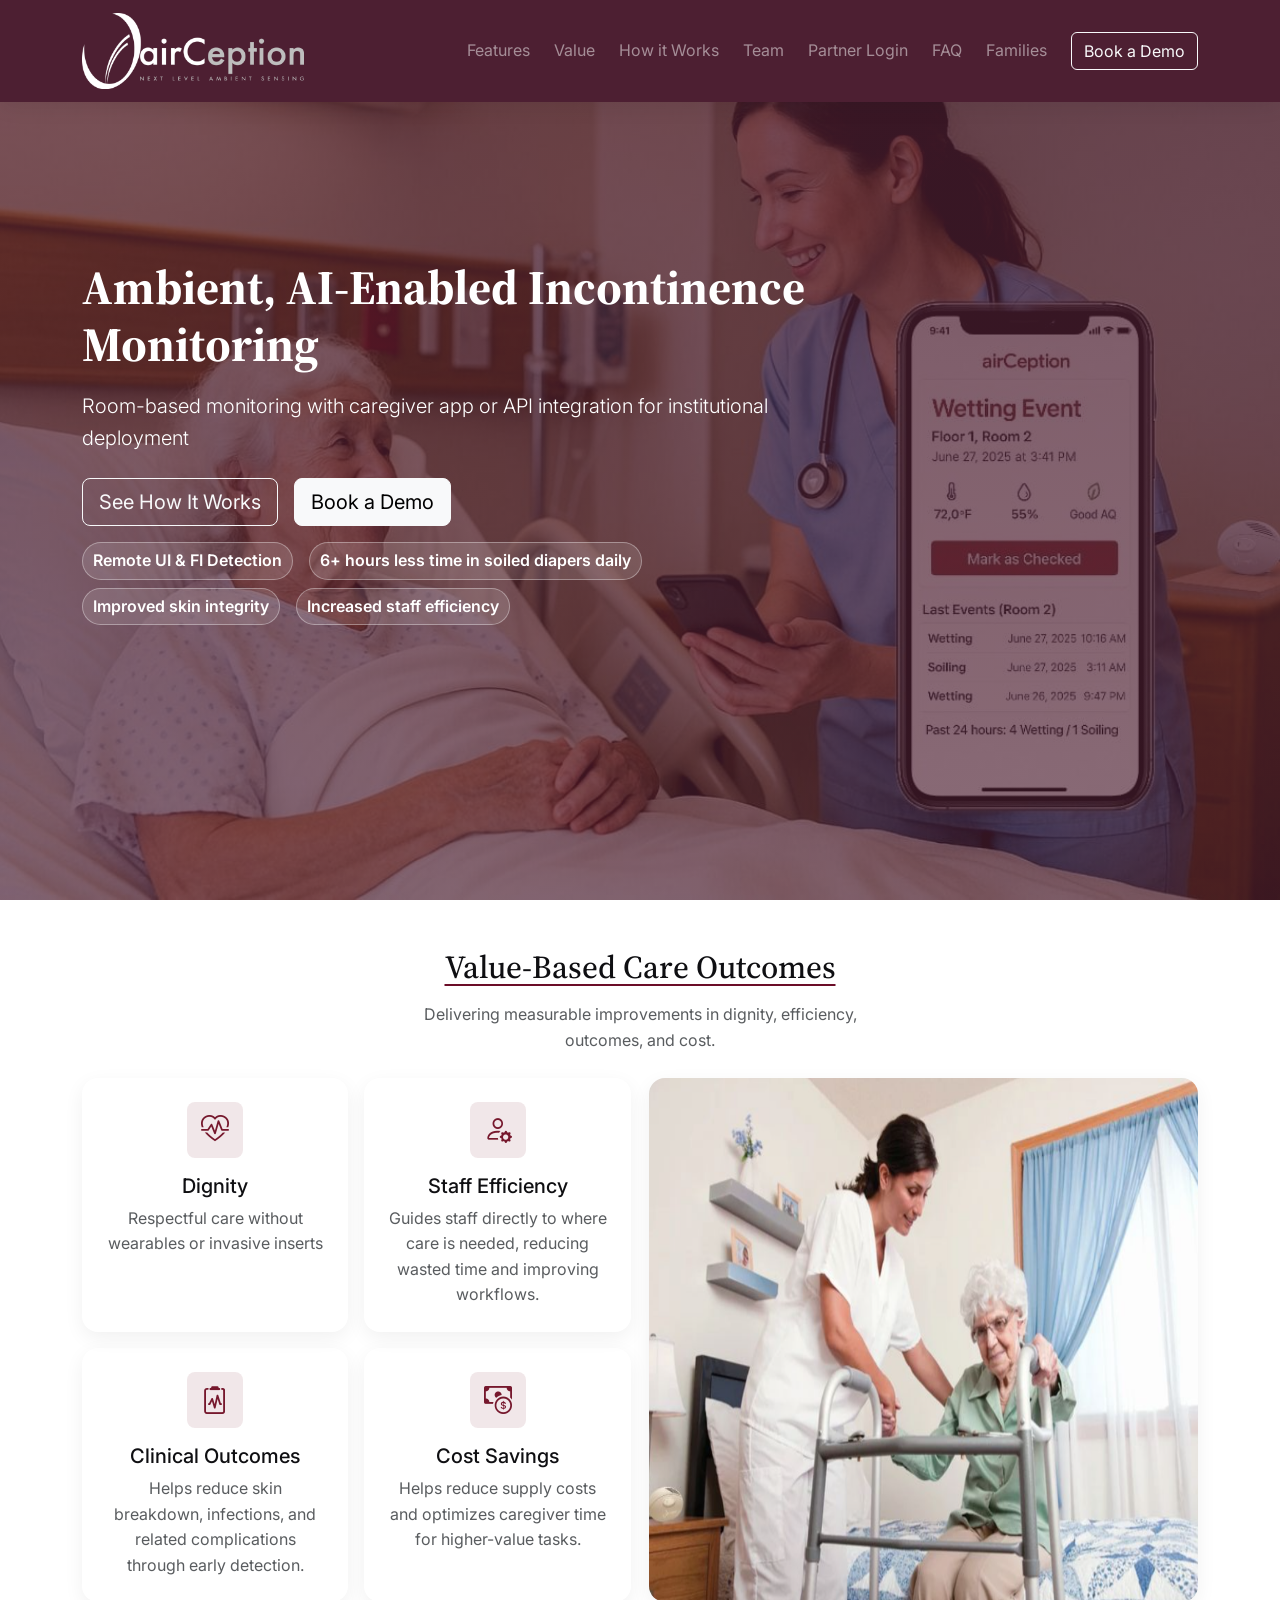
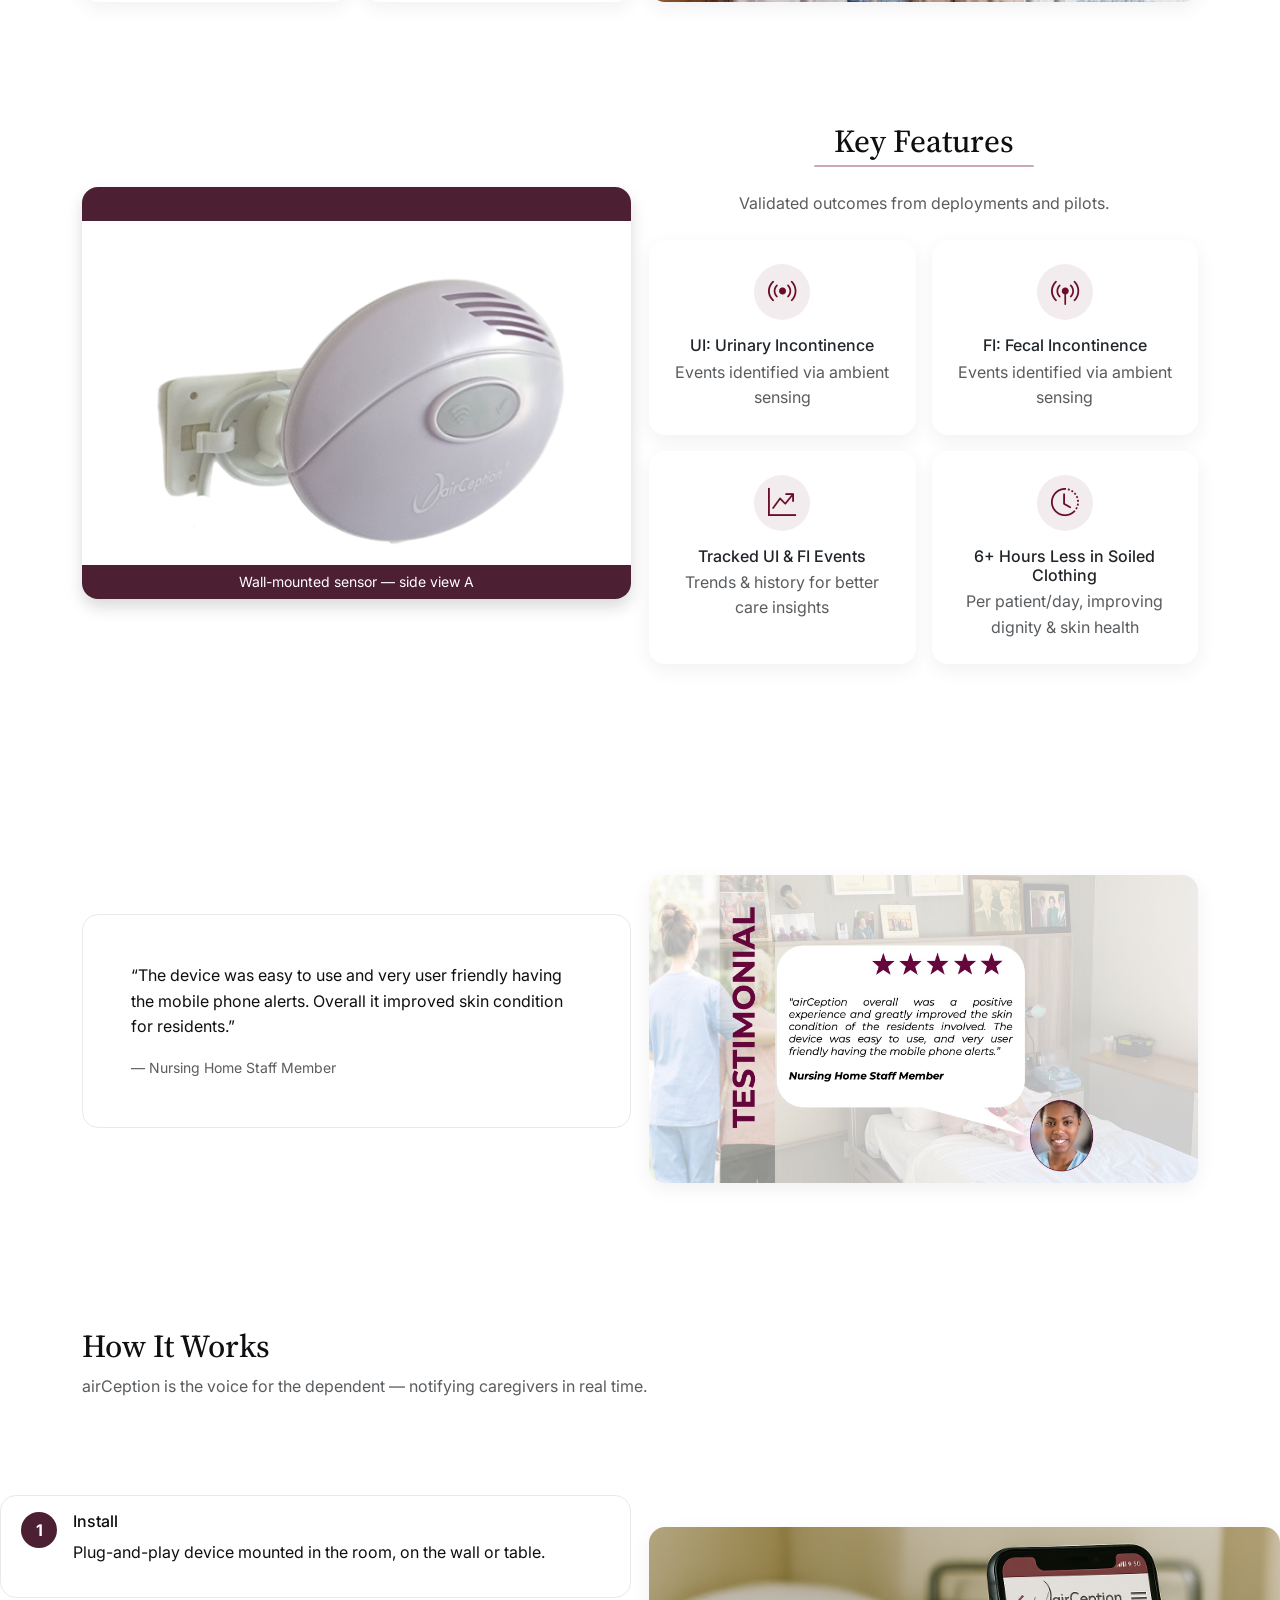
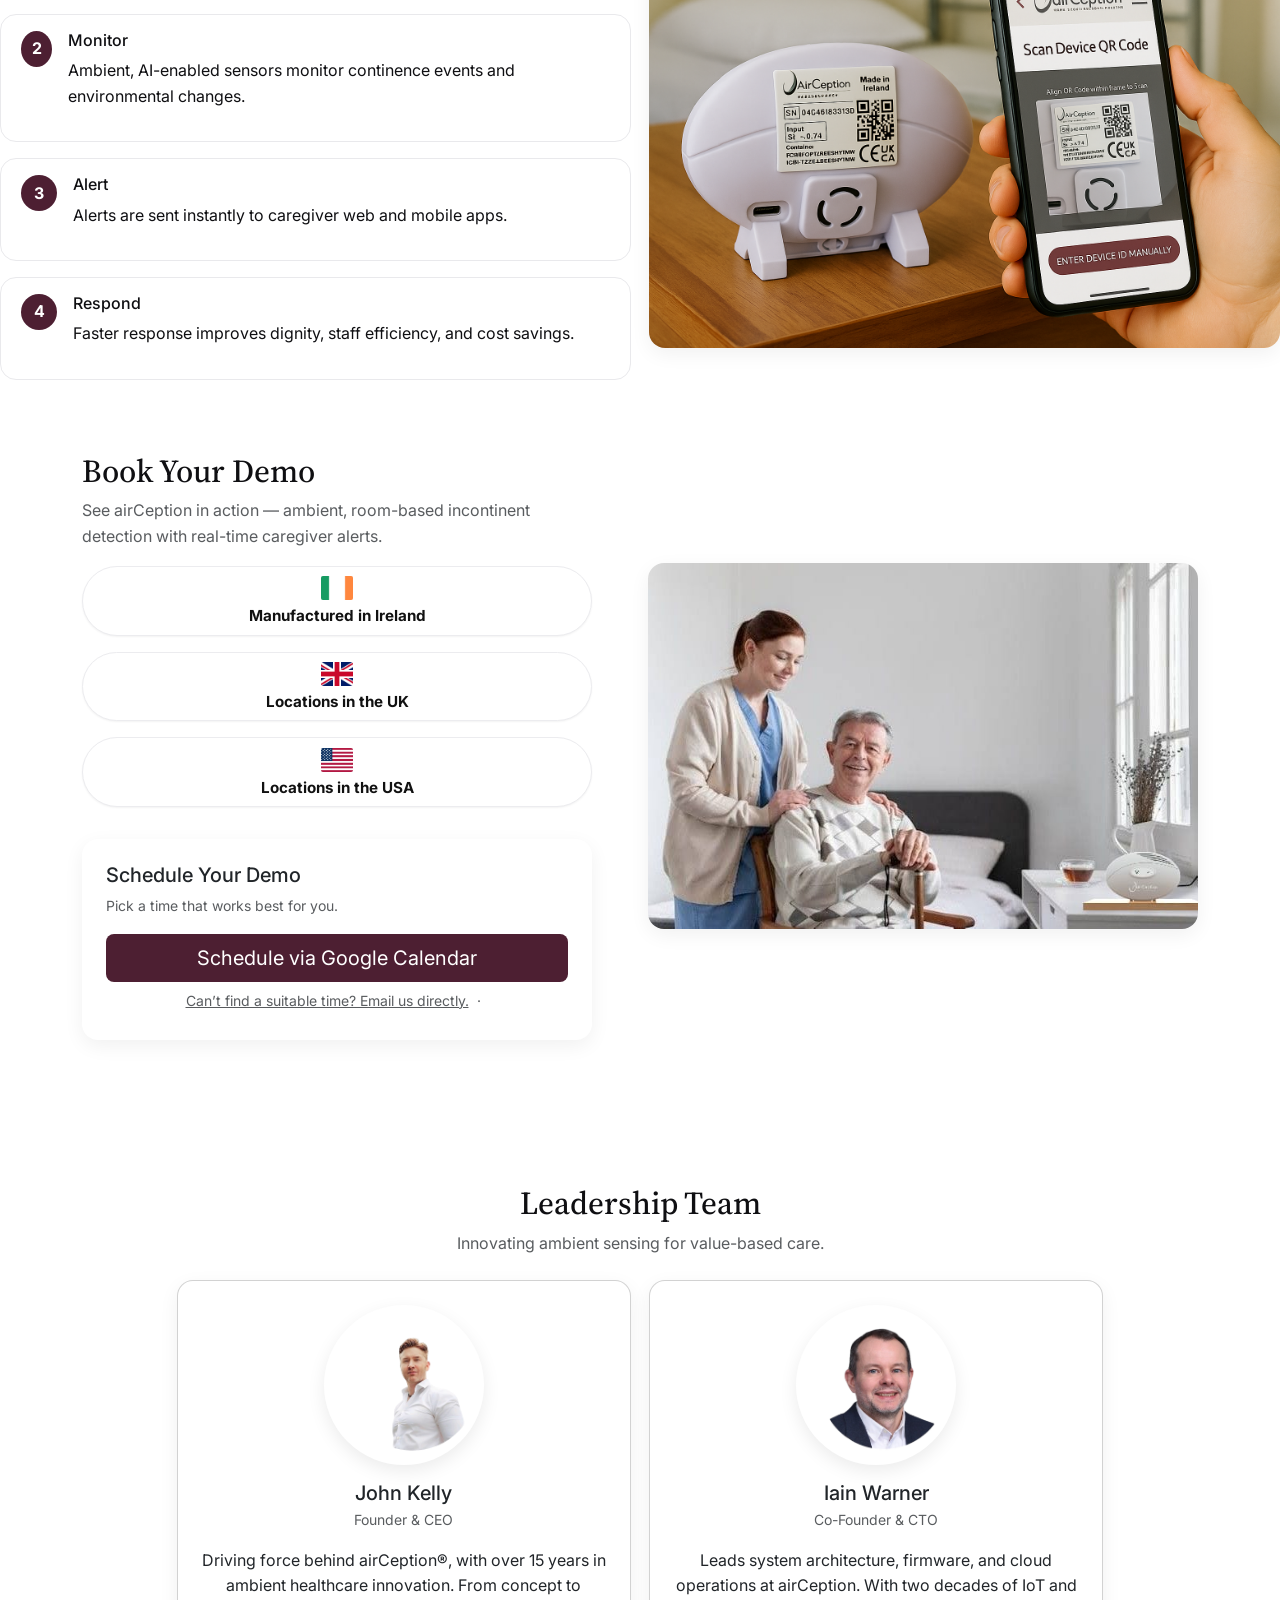
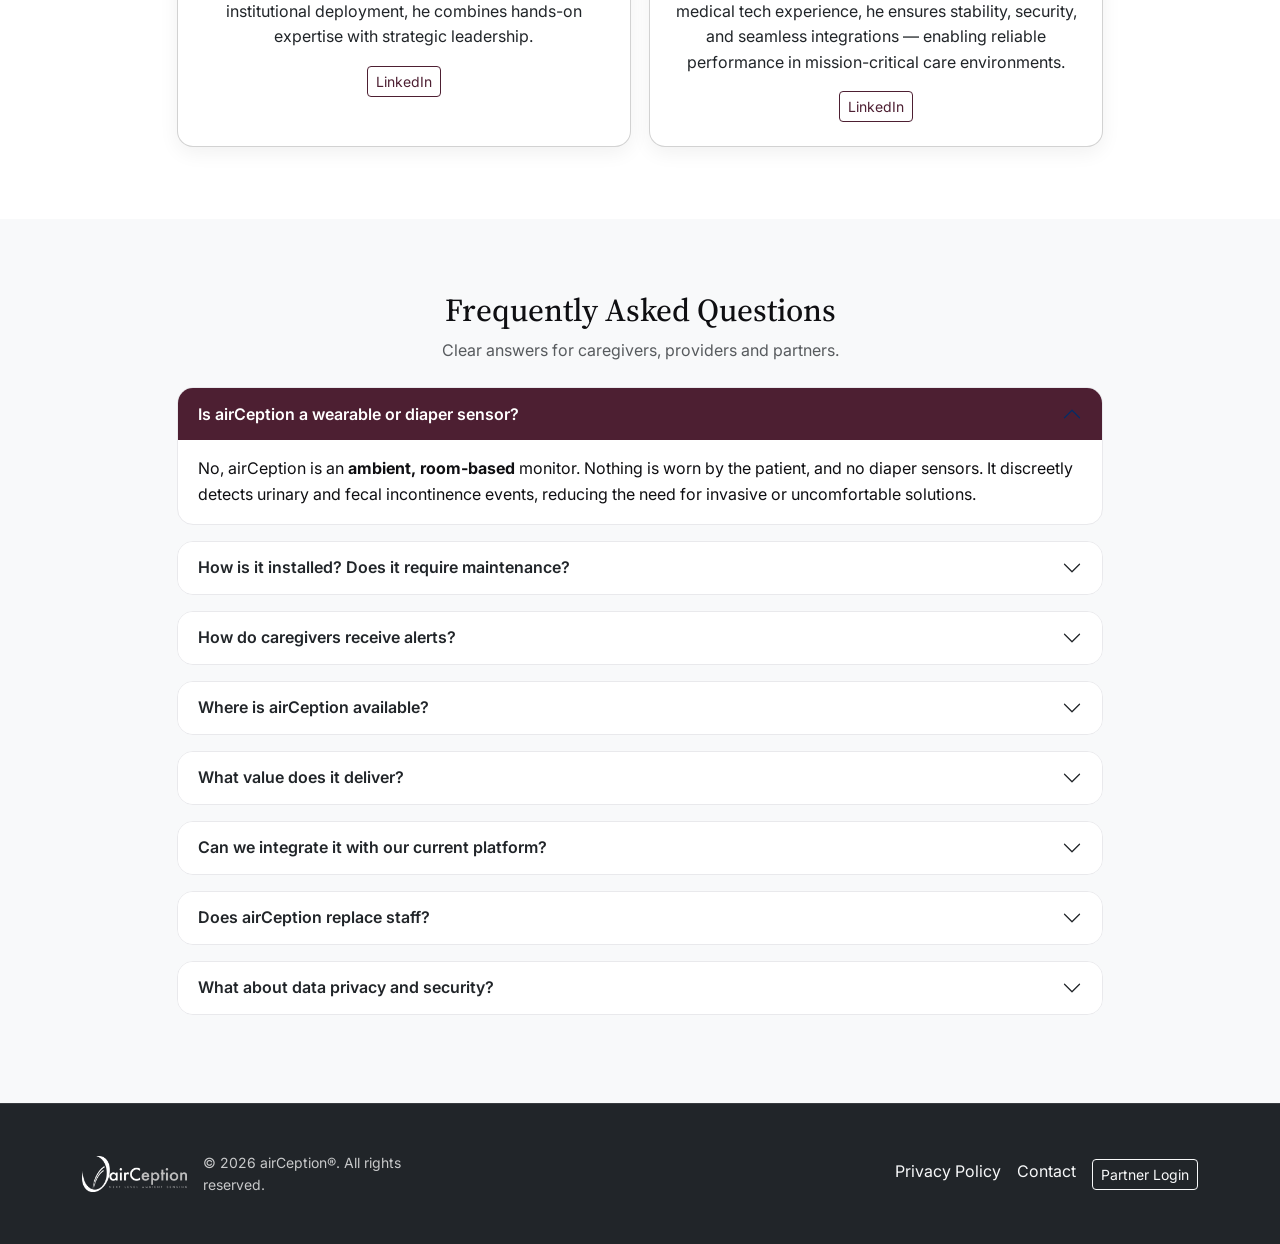
<file: index.html>
<!doctype html> 
<html lang="en">
<head>
  <meta charset="utf-8">
  <meta name="viewport" content="width=device-width, initial-scale=1">
  
  

  <!-- Open Graph -->
  
  
  
  
  

  

  <!-- CSS & Fonts -->
  <link rel="stylesheet" href="https://cdn.jsdelivr.net/npm/bootstrap-icons@1.11.3/font/bootstrap-icons.css">
  <link rel="stylesheet" href="https://cdn.jsdelivr.net/npm/bootstrap-icons@1.11.3/font/bootstrap-icons.min.css">
  <link href="https://cdn.jsdelivr.net/npm/bootstrap@5.3.3/dist/css/bootstrap.min.css" rel="stylesheet">
  <link href="https://fonts.googleapis.com/css2?family=Inter:wght@400;500;600;700&family=Source+Serif+Pro:wght@600;700&display=swap" rel="stylesheet">
  <link rel="stylesheet" href="styles.css">
  


  <!-- Search and social sharing metadata -->
  <title>airCeption | Ambient Continence Monitoring</title>
  <meta name="description" content="Discover airCeption ambient continence monitoring, with caregiver apps and API integration to support responsive care in institutional settings.">
  <meta name="keywords" content="airCeption, continence monitoring, ambient sensing, incontinence care, caregiver app, room-based monitoring, care technology">
  <meta name="author" content="airCeption">
  <meta name="robots" content="index, follow">
  <meta name="theme-color" content="#4d1f32">
  <link rel="canonical" href="https://www.airception.com/">
  <meta property="og:type" content="website">
  <meta property="og:site_name" content="airCeption">
  <meta property="og:locale" content="en_GB">
  <meta property="og:title" content="airCeption | Ambient Continence Monitoring">
  <meta property="og:description" content="Discover airCeption ambient continence monitoring, with caregiver apps and API integration to support responsive care in institutional settings.">
  <meta property="og:url" content="https://www.airception.com/">
  <meta property="og:image" content="https://www.airception.com/img/airception-social.png">
  <meta property="og:image:alt" content="airCeption logo">
  <meta name="twitter:card" content="summary_large_image">
  <meta name="twitter:title" content="airCeption | Ambient Continence Monitoring">
  <meta name="twitter:description" content="Discover airCeption ambient continence monitoring, with caregiver apps and API integration to support responsive care in institutional settings.">
  <meta name="twitter:image" content="https://www.airception.com/img/airception-social.png">
  <meta name="twitter:image:alt" content="airCeption logo">

  <link rel="icon" type="image/png" sizes="32x32" href="img/favicon-32.png">
  <link rel="icon" type="image/png" sizes="512x512" href="img/isotipo.png">
  <link rel="apple-touch-icon" sizes="180x180" href="img/apple-touch-icon.png">
  <meta property="og:image:width" content="1200">
  <meta property="og:image:height" content="630">
</head>

<body data-bs-spy="scroll" data-bs-target="#topnav" data-bs-offset="80">
  <nav id="topnav" class="navbar navbar-expand-lg navbar-dark bg-maroon fixed-top shadow-sm">
    <div class="container">
      <a class="navbar-brand d-flex align-items-center gap-2" href="#hero">
        <img src="img/airCeption-banner-logo-2.png" alt="airCeption logo" height="34" loading="eager">
      </a>

      <button class="navbar-toggler" type="button"
              data-bs-toggle="collapse" data-bs-target="#navMenu"
              aria-controls="navMenu" aria-expanded="false" aria-label="Toggle navigation">
        <span class="navbar-toggler-icon"></span>
      </button>

      <div id="navMenu" class="collapse navbar-collapse">
        <ul class="navbar-nav ms-auto align-items-lg-center">
          <li class="nav-item"><a class="nav-link" href="#features">Features</a></li>
          <li class="nav-item"><a class="nav-link" href="#value">Value</a></li>
          <li class="nav-item"><a class="nav-link" href="#how-it-works">How it Works</a></li>
          <li class="nav-item"><a class="nav-link" href="#team">Team</a></li>
          <li class="nav-item">
            <a class="nav-link" href="https://login.airception.com" target="_blank" rel="noopener">Partner Login</a>
          </li>
          <li class="nav-item"><a class="nav-link" href="#faq">FAQ</a></li>
          <li class="nav-item"><a class="nav-link" href="/families">Families</a></li>
          <li class="nav-item">
            <a class="btn btn-outline-light ms-lg-2" href="#book">Book a Demo</a>
          </li>
        </ul>
      </div>
    </div>
  </nav>

  <!-- HERO -->
  <header id="hero" class="position-relative overflow-hidden">
    <img class="hero-bg" src="img/Marketing-image-1.jpg" alt="airCeption device with mobile app scanning QR code" loading="eager">
    <div class="hero-overlay"></div>
    <div class="container position-relative z-1">
      <div class="row min-vh-100 align-items-center">
        <div class="col-12 col-lg-8 text-white">
          <h1 class="display-5 fw-bold lh-tight serif">Ambient, AI-Enabled Incontinence Monitoring</h1>
          <p class="lead mt-3">Room-based monitoring with caregiver app or API integration for institutional deployment</p>
          <div class="d-flex flex-wrap gap-3 mt-4">
            
            <a href="#how-it-works" class="btn btn-outline-light btn-lg">See How It Works</a>
            <a href="#book" class="btn btn-light btn-lg">Book a Demo</a>
          </div>
            <ul class="hero-stats">
             <li>Remote UI &amp; FI Detection</li>
              <li>6+ hours less time in soiled diapers daily</li>
                <li>Improved skin integrity</li>
                <li>Increased staff efficiency</li>
                </ul>
             </div>
          </div>
        </div>
      </header>

      <!-- VALUE-BASED CARE -->
<section id="value" class="py-5">
  <div class="container">
    <!-- Header -->
    <div class="row mb-4 align-items-center">
      <div class="col">
      <h2 class="serif mb-1 text-center"
    style="text-decoration:underline; text-decoration-color:#6b0d28; text-decoration-thickness:2px; text-underline-offset:6px;">
  Value-Based Care Outcomes
</h2>
<p class="text-muted mt-3 mb-0 text-center"
   style="max-width:56ch;margin-left:auto;margin-right:auto;">
  Delivering measurable improvements in dignity, efficiency, outcomes, and cost.
</p>
      </div>
    </div>

    <div class="row g-4">
      <!-- Value cards -->
      <div class="col-12 col-lg-6">
        <div class="row g-3">
          <!-- Card 1 -->
          <div class="col-12 col-sm-6">
            <div class="rounded-4 shadow-sm h-100 p-4 text-center">
              <div class="mx-auto mb-3 rounded-3 d-inline-flex justify-content-center align-items-center"
                   style="width:56px;height:56px;background:rgba(118,24,45,.10);color:#76182D;">
                <i class="bi bi-heart-pulse" style="font-size:28px;line-height:1;"></i>
              </div>
              <h5 class="mb-2">Dignity</h5>
              <p class="text-muted mb-0">
                Respectful care without wearables or invasive inserts
              </p>
            </div>
          </div>

          <!-- Card 2 -->
          <div class="col-12 col-sm-6">
            <div class="rounded-4 shadow-sm h-100 p-4 text-center">
              <div class="mx-auto mb-3 rounded-3 d-inline-flex justify-content-center align-items-center"
                   style="width:56px;height:56px;background:rgba(118,24,45,.10);color:#76182D;">
                <i class="bi bi-person-gear" style="font-size:28px;line-height:1;"></i>
              </div>
              <h5 class="mb-2">Staff Efficiency</h5>
              <p class="text-muted mb-0">
                Guides staff directly to where care is needed, reducing wasted time and improving workflows.
              </p>
            </div>
          </div>

          <!-- Card 3 -->
          <div class="col-12 col-sm-6">
            <div class="rounded-4 shadow-sm h-100 p-4 text-center">
              <div class="mx-auto mb-3 rounded-3 d-inline-flex justify-content-center align-items-center"
                   style="width:56px;height:56px;background:rgba(118,24,45,.10);color:#76182D;">
                <i class="bi bi-clipboard2-pulse" style="font-size:28px;line-height:1;"></i>
              </div>
              <h5 class="mb-2">Clinical Outcomes</h5>
              <p class="text-muted mb-0">
                Helps reduce skin breakdown, infections, and related complications through early detection.
              </p>
            </div>
          </div>

          <!-- Card 4 -->
          <div class="col-12 col-sm-6">
            <div class="rounded-4 shadow-sm h-100 p-4 text-center">
              <div class="mx-auto mb-3 rounded-3 d-inline-flex justify-content-center align-items-center"
                   style="width:56px;height:56px;background:rgba(118,24,45,.10);color:#76182D;">
                <i class="bi bi-cash-coin" style="font-size:28px;line-height:1;"></i>
              </div>
              <h5 class="mb-2">Cost Savings</h5>
              <p class="text-muted mb-0">
                Helps reduce supply costs and optimizes caregiver time for higher-value tasks.
              </p>
            </div>
          </div>
        </div>
      </div>
      <div class="col-12 col-lg-6">
      <div class="card border-0 shadow-sm rounded-4 overflow-hidden h-100 bg-white">
    <img src="img/value.png" alt="Care team using airCeption in a nursing setting"
      class="value-img w-100 h-100 d-block">
  </div>
</div>
    </div>
  </div>
</section>


  <!-- FEATURES -->
<section id="features" class="py-6">
  <div class="container">
    <div class="row align-items-center g-5">
      <!-- LEFT: DEVICE CAROUSEL -->
      <div class="col-12 col-lg-6">
        <div id="deviceCarousel" class="carousel slide shadow rounded-4 overflow-hidden" data-bs-ride="carousel">
          <div class="carousel-inner">

            <!-- Slide 1 -->
            <div class="carousel-item active position-relative">
              <div class="ratio ratio-4x3 bg-white">
                <img src="img/product-1.png" class="w-100 h-100 object-fit-contain p-3"
                     alt="airCeption wall-mounted sensor side view A" loading="lazy">
              </div>
              <!-- franja superior sin texto -->
              <div class="maroon-strip top" aria-hidden="true"></div>
              <!-- franja inferior con la ÚNICA descripción -->
              <div class="maroon-strip bottom">Wall-mounted sensor — side view A</div>
            </div>

            <!-- Slide 2 -->
            <div class="carousel-item position-relative">
              <div class="ratio ratio-4x3 bg-white">
                <img src="img/product-2.png" class="w-100 h-100 object-fit-contain p-3"
                     alt="airCeption wall-mounted sensor side view B" loading="lazy">
              </div>
              <div class="maroon-strip top" aria-hidden="true"></div>
              <div class="maroon-strip bottom">Wall-mounted sensor — side view B</div>
            </div>

            <!-- Slide 3 -->
            <div class="carousel-item position-relative">
              <div class="ratio ratio-4x3 bg-white">
                <img src="img/product-4.png" class="w-100 h-100 object-fit-contain p-3"
                     alt="airCeption device front with cable" loading="lazy">
              </div>
              <div class="maroon-strip top" aria-hidden="true"></div>
              <div class="maroon-strip bottom">Device front with cable</div>
            </div>

            <!-- Slide 4 -->
            <div class="carousel-item position-relative">
              <div class="ratio ratio-4x3 bg-white">
                <img src="img/product-5.png" class="w-100 h-100 object-fit-contain p-3"
                     alt="airCeption device detail" loading="lazy">
              </div>
              <div class="maroon-strip top" aria-hidden="true"></div>
              <div class="maroon-strip bottom">Device detail</div>
            </div>

            <!-- Slide 5 -->
            <div class="carousel-item position-relative">
              <div class="ratio ratio-4x3 bg-white">
                <img src="img/product-7.png" class="w-100 h-100 object-fit-contain p-3"
                     alt="airCeption alternate angle" loading="lazy">
              </div>
              <div class="maroon-strip top" aria-hidden="true"></div>
              <div class="maroon-strip bottom">Alternate angle</div>
            </div>
          </div>

          <button class="carousel-control-prev" type="button" data-bs-target="#deviceCarousel" data-bs-slide="prev" aria-label="Previous">
            <span class="carousel-control-prev-icon" aria-hidden="true"></span>
          </button>
          <button class="carousel-control-next" type="button" data-bs-target="#deviceCarousel" data-bs-slide="next" aria-label="Next">
            <span class="carousel-control-next-icon" aria-hidden="true"></span>
          </button>
        </div>
      </div>

      <!-- RIGHT: KEY FEATURES -->
      <div class="col-12 col-lg-6">
        <!-- título centrado con subrayado sutil -->
        <h2 class="serif mb-1 text-center heading-underline">Key Features</h2>
        <p class="text-muted mt-3 mb-4 text-center">
          Validated outcomes from deployments and pilots.
        </p>

        <div class="row g-3">
          <!-- UI -->
          <div class="col-12 col-md-6">
            <div class="card border-0 shadow-sm rounded-4 h-100 text-center p-4 kf-card">
              <div class="mb-3">
                <span class="icon-pill">
                  <i class="bi bi-broadcast"></i>
                </span>
              </div>
              <h6 class="mb-1">UI: Urinary Incontinence</h6>
              <p class="text-muted mb-0">Events identified via ambient sensing</p>
            </div>
          </div>

          <!-- FI -->
          <div class="col-12 col-md-6">
            <div class="card border-0 shadow-sm rounded-4 h-100 text-center p-4 kf-card">
              <div class="mb-3">
                <span class="icon-pill">
                  <i class="bi bi-broadcast-pin"></i>
                </span>
              </div>
              <h6 class="mb-1">FI: Fecal Incontinence</h6>
              <p class="text-muted mb-0">Events identified via ambient sensing</p>
            </div>
          </div>

          <!-- Tracked UI & FI Events -->
          <div class="col-12 col-md-6">
            <div class="card border-0 shadow-sm rounded-4 h-100 text-center p-4 kf-card">
              <div class="mb-3">
                <span class="icon-pill">
                  <i class="bi bi-graph-up-arrow"></i>
                </span>
              </div>
              <h6 class="mb-1">Tracked UI &amp; FI Events</h6>
              <p class="text-muted mb-0">Trends &amp; history for better care insights</p>
            </div>
          </div>

          <!-- 6+ Hours Less in Soiled Clothing -->
          <div class="col-12 col-md-6">
            <div class="card border-0 shadow-sm rounded-4 h-100 text-center p-4 kf-card">
              <div class="mb-3">
                <span class="icon-pill">
                  <i class="bi bi-clock-history"></i>
                </span>
              </div>
              <h6 class="mb-1">6+ Hours Less in Soiled Clothing</h6>
              <p class="text-muted mb-0">Per patient/day, improving dignity &amp; skin health</p>
            </div>
          </div>
        </div>
      </div>
      <!-- /RIGHT -->
    </div>
  </div>
</section>

<!-- TESTIMONIAL -->
<section id="testimonial" class="py-6">
  <div class="container">
    <div class="row mt-5 align-items-center g-4">
      <div class="col-12 col-lg-6 order-lg-2">
        <img class="rounded-4 shadow-sm w-100" src="img/airCeption_posts.jpg" alt="Testimonial 5-star from nursing home staff" loading="lazy">
      </div>
      <div class="col-12 col-lg-6">
        <blockquote class="testimonial p-4 p-md-5 rounded-4">
          <p class="mb-3">“The device was easy to use and very user friendly having the mobile phone alerts. Overall it improved skin condition for residents.”</p>
          <footer class="small text-muted">— Nursing Home Staff Member</footer>
        </blockquote>
      </div>
    </div>
  </div>
</section>
        
  <!-- HOW IT WORKS -->
  <section id="how-it-works" class="py-6">
    <div class="container">
      <div class="row mb-4">
        <div class="col">
          <h2 class="serif">How It Works</h2>
          <p class="text-muted mb-0">airCeption is the voice for the dependent — notifying caregivers in real time.</p>
        </div>
      </div>
    </section>

      <div class="row g-4 align-items-center">
        <div class="col-12 col-lg-6">
          <div class="steps">
            <div class="step">
              <span class="num">1</span>
              <div><h6>Install</h6><p>Plug-and-play device mounted in the room, on the wall or table.</p></div>
            </div>
            <div class="step">
              <span class="num">2</span>
              <div><h6>Monitor</h6><p>Ambient, AI-enabled sensors monitor continence events and environmental changes.</p></div>
            </div>
            <div class="step">
              <span class="num">3</span>
              <div><h6>Alert</h6><p>Alerts are sent instantly to caregiver web and mobile apps.</p></div>
            </div>
            <div class="step">
              <span class="num">4</span>
              <div><h6>Respond</h6><p>Faster response improves dignity, staff efficiency, and cost savings.</p></div>
            </div>
          </div>
        </div>
        <div class="col-12 col-lg-6">
          <img class="rounded-4 shadow-sm w-100" src="img/Marketing-Image2.png" alt="airCeption modular platform diagram: SNFs, Homecare, Virtual — API integration" loading="lazy">
        </div>
      </div>


<!-- BOOK YOUR DEMO -->
<section id="book" class="py-6 bg-white">
  <div class="container">
    <div class="row align-items-center gx-lg-5 gy-4">

      <!-- Columna CTA (primero en mobile) -->
      <div class="col-12 col-lg-6 order-1 order-lg-1 pe-lg-5">
        <h2 class="serif mb-2">Book Your Demo</h2>
        <p class="text-muted mb-3">
          See airCeption in action — ambient, room-based incontinent detection with real-time caregiver alerts.
        </p>

        <!-- Banderas -->
        <div class="flags-row mb-4">
          <div class="flag-item">
            <img src="img/ireland.jpg" alt="Ireland flag" class="flag-img">
            <span class="flag-label">Manufactured in Ireland</span>
          </div>
          <div class="flag-item">
            <img src="img/uk.jpg" alt="United Kingdom flag" class="flag-img">
            <span class="flag-label">Locations in the UK</span>
          </div>
          <div class="flag-item">
            <img src="img/usa.jpg" alt="USA flag" class="flag-img">
            <span class="flag-label">Locations in the USA</span>
          </div>
        </div>

        <!-- Tarjeta CTA -->
        <div class="card shadow-sm border-0 rounded-4 p-4">
          <h5 class="mb-2">Schedule Your Demo</h5>
          <p class="text-muted small mb-3">Pick a time that works best for you.</p>

          <!-- Botón principal: Google Calendar -->
          <a href="https://calendar.app.google/z1E8EYkBwanWcc3t9"
             target="_blank" rel="noopener"
             class="btn btn-maroon btn-lg w-100 mb-2">
            Schedule via Google Calendar
          </a>

          <!-- Email universal: Gmail Compose + mailto -->
          <div class="text-center small">
            <a
              href="https://mail.google.com/mail/?view=cm&fs=1&to=demo@airception.com&su=AirCeption%20Demo%20Request&body=Hi%20AirCeption%20Team,%0D%0A%0D%0AI%27d%20like%20to%20book%20a%20demo.%20Details:%0D%0A-%20Name:%0D%0A-%20Email:%0D%0A-%20Organization:%0D%0A-%20Role:%0D%0A-%20Country:%0D%0A-%20Preferred%20time:%20(Morning/Afternoon/Evening)%0D%0A%0D%0AThanks!"
              target="_blank" rel="noopener"
              class="d-inline-block me-1 text-muted text-decoration-underline">
              Can’t find a suitable time? Email us directly.
            </a>
            <span class="text-muted d-inline-block">·</span>
            <a
              href="mailto:demo@airception.com?subject=AirCeption%20Demo%20Request"
              class="d-inline-block ms-1 text-muted text-decoration-underline">
            </a>
            <div class="mt-1 text-muted">
            </div>
          </div>
        </div>
      </div>

      <!-- Columna Imagen -->
      <div class="col-12 col-lg-6 order-2 order-lg-2 ps-lg-2">
        <div class="card border-0 shadow-sm rounded-4 overflow-hidden">
          <img
            src="img/demo.jpeg"
            class="img-fluid object-cover"
            alt="airCeption device and caregiver app in a real care setting">
        </div>
      </div>

    </div>
  </div>
</section>




<!-- TEAM -->
<section id="team" class="py-6">
  <div class="container">
    <div class="row mb-4">
      <div class="col text-center">
        <h2 class="serif">Leadership Team</h2>
        <p class="text-muted mb-0">Innovating ambient sensing for value-based care.</p>
      </div>
    </div>

    <div class="row g-4 justify-content-center">
      <!-- John Kelly -->
      <div class="col-12 col-md-6 col-lg-5">
        <div class="card h-100 shadow-sm rounded-4">
          <div class="card-body p-4 text-center">
            <!-- ⬇️ Headshot centrado -->
            <img src="img/john-kelly.png" alt="John Kelly headshot" class="avatar mb-3 d-block mx-auto">
            <h5 class="card-title mb-1">John Kelly</h5>
            <p class="text-muted small mb-3">Founder &amp; CEO</p>
            <p class="mb-3">
              Driving force behind airCeption®, with over 15 years in ambient healthcare innovation. 
              From concept to institutional deployment, he combines hands-on expertise with strategic leadership.
            </p>
            <a class="btn btn-outline-maroon btn-sm" href="https://www.linkedin.com/in/johnkelly10/" target="_blank" rel="noopener">LinkedIn</a>
          </div>
        </div>
      </div>

      <!-- Iain Warner -->
      <div class="col-12 col-md-6 col-lg-5">
        <div class="card h-100 shadow-sm rounded-4">
          <div class="card-body p-4 text-center">
            <!-- ⬇️ Headshot centrado -->
            <img src="img/iain-warner.png" alt="Iain Warner headshot" class="avatar mb-3 d-block mx-auto">
            <h5 class="card-title mb-1">Iain Warner</h5>
            <p class="text-muted small mb-3">Co-Founder &amp; CTO</p>
            <p class="mb-3">
              Leads system architecture, firmware, and cloud operations at airCeption. 
              With two decades of IoT and medical tech experience, he ensures stability, security, and seamless integrations — 
              enabling reliable performance in mission-critical care environments.
            </p>
            <a class="btn btn-outline-maroon btn-sm" href="https://www.linkedin.com/in/iain-warner-2205346/" target="_blank" rel="noopener">LinkedIn</a>
          </div>
        </div>
      </div>
    </div>

  </div>
</section>


  <!-- FAQ -->
<section id="faq" class="py-6 bg-light">
  <div class="container">
    <div class="row mb-4">
      <div class="col text-center">
        <h2 class="serif">Frequently Asked Questions</h2>
        <p class="text-muted mb-0">Clear answers for caregivers, providers and partners.</p>
      </div>
    </div>

    <div class="row justify-content-center">
      <div class="col-12 col-lg-10">
        <div class="accordion faq" id="faqAccordion">
          <div class="accordion-item">
  <h2 class="accordion-header" id="faqOneH">
    <button class="accordion-button" type="button" data-bs-toggle="collapse" data-bs-target="#faqOne" aria-expanded="true" aria-controls="faqOne">
      Is airCeption a wearable or diaper sensor?
    </button>
  </h2>
  <div id="faqOne" class="accordion-collapse collapse show" aria-labelledby="faqOneH" data-bs-parent="#faqAccordion">
    <div class="accordion-body">
      No, airCeption is an <strong>ambient, room-based</strong> monitor. Nothing is worn by the patient, and no diaper sensors. It discreetly detects urinary and fecal incontinence events, reducing the need for invasive or uncomfortable solutions.
    </div>
  </div>
</div>

          <div class="accordion-item">
            <h2 class="accordion-header" id="faqTwoH">
              <button class="accordion-button collapsed" type="button" data-bs-toggle="collapse" data-bs-target="#faqTwo" aria-expanded="false" aria-controls="faqTwo">
                How is it installed? Does it require maintenance?
              </button>
            </h2>
            <div id="faqTwo" class="accordion-collapse collapse" aria-labelledby="faqTwoH" data-bs-parent="#faqAccordion">
              <div class="accordion-body">
                It is <strong>plug-and-play</strong> and wall-mounted. Setup is fast and maintenance is minimal. Firmware and configuration can be updated securely over the air.
              </div>
            </div>
          </div>

          <div class="accordion-item">
            <h2 class="accordion-header" id="faqThreeH">
              <button class="accordion-button collapsed" type="button" data-bs-toggle="collapse" data-bs-target="#faqThree" aria-expanded="false" aria-controls="faqThree">
                How do caregivers receive alerts?
              </button>
            </h2>
            <div id="faqThree" class="accordion-collapse collapse" aria-labelledby="faqThreeH" data-bs-parent="#faqAccordion">
              <div class="accordion-body">
                Through our <strong>caregiver web and mobile app</strong> with real-time notifications, dashboards and event history. We also support <strong>API integration</strong> with existing care platforms.
              </div>
            </div>
          </div>

          <div class="accordion-item">
            <h2 class="accordion-header" id="faqFourH">
              <button class="accordion-button collapsed" type="button" data-bs-toggle="collapse" data-bs-target="#faqFour" aria-expanded="false" aria-controls="faqFour">
                Where is airCeption available?
              </button>
            </h2>
            <div id="faqFour" class="accordion-collapse collapse" aria-labelledby="faqFourH" data-bs-parent="#faqAccordion">
              <div class="accordion-body">
                airCeption is production-ready, manufactured in Ireland, and deployed internationally in the <strong>USA, UK, Ireland, and Norway</strong>.
              </div>
            </div>
          </div>

          <div class="accordion-item">
            <h2 class="accordion-header" id="faqFiveH">
              <button class="accordion-button collapsed" type="button" data-bs-toggle="collapse" data-bs-target="#faqFive" aria-expanded="false" aria-controls="faqFive">
                What value does it deliver?
              </button>
            </h2>
            <div id="faqFive" class="accordion-collapse collapse" aria-labelledby="faqFiveH" data-bs-parent="#faqAccordion">
              <div class="accordion-body">
                Supports value-based care: <strong>dignity</strong> for patients, <strong>staff efficiency</strong>, improved <strong>clinical outcomes</strong>, and <strong>cost savings</strong> via fewer consumables and targeted response.
              </div>
            </div>
          </div>

          <div class="accordion-item">
            <h2 class="accordion-header" id="faqSixH">
              <button class="accordion-button collapsed" type="button" data-bs-toggle="collapse" data-bs-target="#faqSix" aria-expanded="false" aria-controls="faqSix">
                Can we integrate it with our current platform?
              </button>
            </h2>
            <div id="faqSix" class="accordion-collapse collapse" aria-labelledby="faqSixH" data-bs-parent="#faqAccordion">
              <div class="accordion-body">
                Yes. The system is <strong>modular and API-enabled</strong> for seamless integration with RPM, bedside monitoring, EHR and existing care platforms.
              </div>
            </div>
          </div>

          <div class="accordion-item">
            <h2 class="accordion-header" id="faqSevenH">
              <button class="accordion-button collapsed" type="button" data-bs-toggle="collapse" data-bs-target="#faqSeven" aria-expanded="false" aria-controls="faqSeven">
                Does airCeption replace staff?
              </button>
            </h2>
            <div id="faqSeven" class="accordion-collapse collapse" aria-labelledby="faqSevenH" data-bs-parent="#faqAccordion">
              <div class="accordion-body">
                No. airCeption <strong>augments caregivers</strong> by signalling when attention is needed—reducing missed events and improving response time.
              </div>
            </div>
          </div>

          <div class="accordion-item">
            <h2 class="accordion-header" id="faqEightH">
              <button class="accordion-button collapsed" type="button" data-bs-toggle="collapse" data-bs-target="#faqEight" aria-expanded="false" aria-controls="faqEight">
                What about data privacy and security?
              </button>
            </h2>
            <div id="faqEight" class="accordion-collapse collapse" aria-labelledby="faqEightH" data-bs-parent="#faqAccordion">
              <div class="accordion-body">
                We apply strong technical and organizational measures and follow best practices for healthcare technology. For details, see our <a href="#privacy" data-bs-toggle="modal">Privacy Policy</a>.
              </div>
            </div>
          </div>

        </div> 
      </div>
    </div>
  </div>
</section>


  <!-- FOOTER -->
  <footer class="py-5 bg-dark text-white">
    <div class="container">
      <div class="row g-4 align-items-center">
        <div class="col-12 col-lg-4 d-flex align-items-center gap-3">
          <img src="img/airCeption-banner-logo-2.png" alt="airCeption logo" height="36" loading="lazy">
          <span class="small opacity-75">© <span id="year"></span> airCeption®. All rights reserved.</span>
        </div>
        <div class="col-12 col-lg-8 d-flex flex-wrap gap-3 justify-content-lg-end">
          <a class="link-light text-decoration-none" href="#privacy" data-bs-toggle="modal">Privacy Policy</a>
          <a class="link-light text-decoration-none" href="#book">Contact</a>
          <a class="btn btn-outline-light btn-sm" href="https://login.airception.com" target="_blank" rel="noopener">Partner Login</a>
        </div>
      </div>
    </div>
  </footer>

  <!-- PRIVACY MODAL -->
  <div class="modal fade" id="privacy" tabindex="-1" aria-hidden="true">
    <div class="modal-dialog modal-dialog-scrollable modal-lg">
      <div class="modal-content">
        <div class="modal-header">
          <h5 class="modal-title">Privacy Policy</h5>
          <button type="button" class="btn-close" data-bs-dismiss="modal" aria-label="Close"></button>
        </div>
        <div class="modal-body">
          <p class="small text-muted mb-2">Last updated: September 2025</p>
          <p>airCeption (“we,” “our,” or “us”) respects your privacy and is committed to protecting it. This Privacy Policy explains how we collect, use, and safeguard information when you visit our website.</p>
          <h6>Information We Collect</h6>
          <ul>
            <li>Personal information you provide (such as name, email, phone number) when you contact us or request a demo.</li>
            <li>Technical data such as IP address, browser type, and pages visited, collected via standard web analytics.</li>
          </ul>
          <h6>How We Use Information</h6>
          <ul>
            <li>To respond to inquiries and provide requested information.</li>
            <li>To improve our website and user experience.</li>
            <li>To communicate with you about airCeption’s services, events, and updates (with your consent).</li>
          </ul>
          <h6>Sharing of Information</h6>
          <p>We do not sell or rent personal information. We may share information with trusted service providers who support our operations, or if required by law.</p>
          <h6>Data Security</h6>
          <p>We use reasonable technical and organizational measures to safeguard your information. However, no system is completely secure.</p>
          <h6>Your Rights</h6>
          <p>Depending on your location, you may have rights to access, correct, or delete your personal data. To exercise these rights, please contact us via the form on this site.</p>
        </div>
        <div class="modal-footer">
          <button class="btn btn-maroon" data-bs-dismiss="modal">Close</button>
        </div>
      </div>
    </div>
  </div>

  <!-- JS -->
   <script src="https://cdn.jsdelivr.net/npm/bootstrap@5.3.3/dist/js/bootstrap.bundle.min.js"></script>
  <script src="script.js">
  </script>
  </body>
  </html>
</file>
<file: styles.css>
:root{
  --maroon:#4d1f32;
  --ink:#0f0f12;
  --muted:#6b7076;
  --soft:#f6f6f7;
  --soft-2:#e9e9ec;
}
*{box-sizing:border-box}
body{font-family:Inter,system-ui,-apple-system,Segoe UI,Roboto,Arial,sans-serif;color:var(--ink);line-height:1.6}
.serif{font-family:"Source Serif Pro",Georgia,serif}
.py-6{padding-block:4.5rem}
.bg-maroon{background:var(--maroon)}
.btn-maroon{background:var(--maroon);color:#fff}
.btn-maroon:hover{background:#3b1626;color:#fff}
.btn-outline-maroon{border:1px solid var(--maroon);color:var(--maroon)}
.btn-outline-maroon:hover{background:var(--maroon);color:#fff}

/* Navbar */
.navbar .nav-link{opacity:.9}
.navbar .nav-link.active,.navbar .nav-link:hover{opacity:1}

/* HERO */
#hero{min-height:100vh}
.hero-bg{position:absolute;inset:0;width:100%;height:100%;object-fit:cover;filter:grayscale(10%) contrast(105%)}
.hero-overlay{position:absolute;inset:0;background:linear-gradient(180deg,rgba(77,31,50,.75),rgba(77,31,50,.65))}
.hero-bullets{list-style:disc;padding-left:1.2rem}

/* Cards */
.feature,.value-card{background:#fff;border:1px solid var(--soft-2)}
.feature:hover,.value-card:hover{box-shadow:0 10px 24px rgba(0,0,0,.06);transform:translateY(-2px);transition:.3s}

/* Testimonial */
.testimonial{background:#fff;border:1px solid var(--soft-2)}

/* Steps */
.steps{display:flex;flex-direction:column;gap:1rem}
.step{display:flex;gap:1rem;align-items:flex-start;background:#fff;border:1px solid var(--soft-2);border-radius:1rem;padding:1rem 1.25rem}
.step .num{display:inline-grid;place-items:center;width:36px;height:36px;border-radius:50%;background:var(--maroon);color:#fff;font-weight:700}

/* Footer */
footer{border-top:1px solid rgba(255,255,255,.1)}

/* Helpers */
.rounded-4{border-radius:1rem}

@media (prefers-reduced-motion:no-preference){
  .feature,.value-card,.testimonial,.step{transition:transform .25s ease, box-shadow .25s ease}
}

/* FAQ */
.faq .accordion-item {
  border: 1px solid var(--soft-2);
  border-radius: 1rem;
  overflow: hidden;
  background: #fff;
  margin-bottom: 1rem;
}
.faq .accordion-button {
  font-weight: 600;
}
.faq .accordion-button:not(.collapsed) {
  color: #fff;
  background-color: var(--maroon);
  box-shadow: none;
}
.faq .accordion-button:focus {
  border-color: var(--maroon);
  box-shadow: 0 0 0 .25rem rgba(77,31,50,.15);
}
.faq .accordion-body {
  color: var(--ink);
}


/* Desktop (≥992px): menú siempre visible, sin hamburguesa */
#navbarAirception{ display:flex !important; }
.navbar-toggler{ display:none !important; }

/* Móviles/Tablets (<992px): menú colapsable (hamburguesa) */
@media (max-width: 991.98px){
  #navbarAirception{ display:none !important; }      /* oculto por defecto */
  #navbarAirception.show{ display:block !important; }
  .navbar-toggler{ display:inline-flex !important; }
}

/* Team headshots */
.avatar{
  width: 140px;               /* tamaño uniforme */
  height: 140px;
  border-radius: 50%;         /* círculo perfecto */
  object-fit: cover;          /* rellena sin deformarse */
  background: #fff;           
  border: 4px solid #fff;   
  box-shadow: 0 6px 18px rgba(0,0,0,.08);
}

@media (min-width: 992px){
  .avatar{ width: 160px; height: 160px; }
}

:root{
  --maroon:#4d1f32;
  --ink:#0f0f12;
  --muted:#6b7076;
  --soft:#f6f6f7;
  --soft-2:#e9e9ec;
}
*{box-sizing:border-box}
body{font-family:Inter,system-ui,-apple-system,Segoe UI,Roboto,Arial,sans-serif;color:var(--ink);line-height:1.6}
.serif{font-family:"Source Serif Pro",Georgia,serif}
.py-6{padding-block:4.5rem}
.bg-maroon{background:var(--maroon)}
.btn-maroon{background:var(--maroon);color:#fff}
.btn-maroon:hover{background:#3b1626;color:#fff}
.btn-outline-maroon{border:1px solid var(--maroon);color:var(--maroon)}
.btn-outline-maroon:hover{background:var(--maroon);color:#fff}

/* Navbar */
.navbar .nav-link{opacity:.9}
.navbar .nav-link.active,.navbar .nav-link:hover{opacity:1}

/* HERO */
#hero{min-height:100vh}
.hero-bg{position:absolute;inset:0;width:100%;height:100%;object-fit:cover;filter:grayscale(10%) contrast(105%)}
.hero-overlay{position:absolute;inset:0;background:linear-gradient(180deg,rgba(77,31,50,.75),rgba(77,31,50,.65))}
.hero-bullets{list-style:disc;padding-left:1.2rem}

/* Cards */
.feature,.value-card{background:#fff;border:1px solid var(--soft-2)}
.feature:hover,.value-card:hover{box-shadow:0 10px 24px rgba(0,0,0,.06);transform:translateY(-2px);transition:.3s}

/* Testimonial */
.testimonial{background:#fff;border:1px solid var(--soft-2)}

/* Steps */
.steps{display:flex;flex-direction:column;gap:1rem}
.step{display:flex;gap:1rem;align-items:flex-start;background:#fff;border:1px solid var(--soft-2);border-radius:1rem;padding:1rem 1.25rem}
.step .num{display:inline-grid;place-items:center;width:36px;height:36px;border-radius:50%;background:var(--maroon);color:#fff;font-weight:700}

/* Footer */
footer{border-top:1px solid rgba(255,255,255,.1)}

/* Helpers */
.rounded-4{border-radius:1rem}

@media (prefers-reduced-motion:no-preference){
  .feature,.value-card,.testimonial,.step{transition:transform .25s ease, box-shadow .25s ease}
}

/* FAQ */
.faq .accordion-item {
  border: 1px solid var(--soft-2);
  border-radius: 1rem;
  overflow: hidden;
  background: #fff;
  margin-bottom: 1rem;
}
.faq .accordion-button {
  font-weight: 600;
}
.faq .accordion-button:not(.collapsed) {
  color: #fff;
  background-color: var(--maroon);
  box-shadow: none;
}
.faq .accordion-button:focus {
  border-color: var(--maroon);
  box-shadow: 0 0 0 .25rem rgba(77,31,50,.15);
}
.faq .accordion-body {
  color: var(--ink);
}

#navbarAirception{ display:flex !important; }
.navbar-toggler{ display:none !important; }


@media (max-width: 991.98px){
  #navbarAirception{ display:none !important; } 
  #navbarAirception.show{ display:block !important; }
  .navbar-toggler{ display:inline-flex !important; }
}


.navbar{ z-index: 1100 !important; } 

@media (max-width: 991.98px){

  #navbarAirception.collapse.show{
    position: absolute;
    top: 100%; left: 0; right: 0;
    background: #4d1f32;              
    padding: .75rem 1rem 1rem;
    box-shadow: 0 12px 28px rgba(0,0,0,.35);
  }

  /* Links legibles en móvil */
  #navbarAirception .nav-link{
    color: #ffffff;
    font-weight: 600;
    font-size: 1.05rem;
    padding: .6rem 0.25rem;
    border-radius: .4rem;
  }
  #navbarAirception .nav-link:hover,
  #navbarAirception .nav-link:focus{
    background: rgba(255,255,255,.08);
  }

  /* Icono hamburguesa más visible */
  .navbar .navbar-toggler{ border-color: rgba(255,255,255,.6); }
  .navbar .navbar-toggler-icon{ filter: brightness(1.15); }
}

.navbar{ z-index: 1100 !important; }

/* Menú colapsado abierto en móvil */
@media (max-width: 991.98px){
  #navbarAirception.collapse.show{
    position: absolute;
    top: 100%; left: 0; right: 0;
    z-index: 1200;              
    background: #4d1f32;
    padding: .75rem 1rem 1rem;
    box-shadow: 0 12px 28px rgba(0,0,0,.35);
  }
}

/* Modales SIEMPRE por encima de navbar y menú */
.modal-backdrop{ z-index: 2000 !important; }
.modal{ z-index: 2005 !important; }


/* ==== IMPACT (Aspectos destacados) ==== */
#impact{
  background: #faf9fb;            /* suave, no blanco puro */
}

.kpi.card{
  border: 1px solid rgba(77,31,50,.12);   /* borde sutil con maroon */
  transition: transform .18s ease, box-shadow .18s ease, border-color .18s ease;
  border-radius: 1rem;
}

.kpi .card-body{
  padding: 1.5rem 1.25rem;
}

.kpi .kpi-value{
  display:inline-block;
  font-weight: 800;
  font-size: 1.3rem;
  letter-spacing:.2px;
  color: #4d1f32;                 /* maroon */
  background: rgba(77,31,50,.08); /* pill */
  border: 1px solid rgba(77,31,50,.18);
  padding: .25rem .6rem;
  border-radius: 999px;
  margin-bottom:.5rem;
}

.kpi .kpi-label{
  font-weight: 700;
  color: #2b2230;
}

.kpi .kpi-note{
  color: #6b6776;
}

/* Hover/Focus para desktop; en móvil queda limpio */
@media (hover:hover){
  .kpi.card:hover{
    transform: translateY(-4px);
    box-shadow: 0 10px 24px rgba(77,31,50,.12);
    border-color: rgba(77,31,50,.28);
  }
}


#impact .section-subtitle{
  color:#6b6776;
}

@media (min-width: 992px) and (max-width:1200px){
  .kpi .card-body{ padding: 1.25rem 1rem; }
}

/* KPI icons */
.kpi-icon{
  font-size: 2rem;              
  color: #4d1f32;                 
  display:block;
  margin: 0 auto .5rem auto;
  opacity: .95;
}
.hero-stats{display:flex;flex-wrap:wrap;gap:.5rem 1rem;margin-top:1rem;padding:0;list-style:none;color:#fff;font-weight:600}
.hero-stats li{background:rgba(255,255,255,.12);border:1px solid rgba(255,255,255,.35);border-radius:999px;padding:.35rem .75rem;white-space:nowrap}
@media (max-width:576px){.hero-stats{font-size:.95rem}}

/* Value-Based Care (Bootstrap Icons version) */
#value-care .vbc-card{background:#fff;border:1px solid var(--soft-2,#eee9ec)}
#value-care .vbc-icon{font-size:28px;line-height:1;color:var(--maroon,#4d1f32)}
#value-care .vbc-ribbon{background:rgba(77,31,50,.88);font-weight:600;border-top-right-radius:.75rem}
#value-care .object-cover{object-fit:cover}
@media (max-width:991.98px){
  #value-care .vbc-ribbon{position:static;border-radius:0;margin-top:.25rem}
}

/* ===== Flag ===== */
.flags-row {
  display: flex !important;
  flex-wrap: wrap !important;
  gap: 1rem 1.25rem !important;
  justify-content: flex-start;
  margin-bottom: 2rem !important;
}


.flag-item{
  display:flex;
  flex-direction:column;    
  align-items:center;
  gap:.35rem;
  padding:.35rem .6rem;
  border-radius:999px;      
  background:#fff;
  border:1px solid #ececef;
  box-shadow:0 1px 2px rgba(0,0,0,.05);
}

.flag-img{
  width:32px;               
  height:24px;
  object-fit:cover;          
  border-radius:2px;
  box-shadow:0 0 0 1px rgba(0,0,0,.12) inset;
}

.flag-label{
  font-size:.95rem;
  font-weight:700;
  color:#111;                
  line-height:1.1;
  text-align:center;
  white-space:nowrap;       
}


@media (min-width: 768px){
  .flag-img{ width:36px; height:26px; }
  .flag-label{ font-size:.98rem; }
}

/* Más aire debajo de las banderas */
.flags-row{
  margin-bottom: 1.25rem;   
}

@media (min-width: 768px){
  .flags-row{
    margin-bottom: 1.75rem; 
  }
}


/* === Ajuste de aire en chips de banderas (override) === */
.flags-row .flag-item{
  /* más espacio interno, especialmente a los lados */
  padding: .60rem 1.25rem !important;   /* antes: .35rem .6rem */
  gap: .50rem !important;               /* separa banderita y texto */
  border-radius: 999px !important;
}


.flags-row .flag-label{
  padding: 0 .10rem !important;
}


.flags-row{
  margin-bottom: 1.75rem !important;
}

@media (min-width: 768px){
  .flags-row{
    margin-bottom: 2rem !important;
  }
}

/* === Alineación y consistencia de las banderas (grid responsive) === */
.flags-row{
  display: grid;
  grid-template-columns: repeat(3, minmax(230px, 1fr)); 
  gap: 1rem 1.25rem;                                 
  align-items: center;                                 
  justify-items: start;                              
  margin-bottom: 1.75rem !important;
}


.flags-row .flag-item{
  width: 100%;
  justify-content: center;   
}

/* 2 columnas en tablet */
@media (max-width: 992px){
  .flags-row{
    grid-template-columns: repeat(2, minmax(220px, 1fr));
  }
}

/* 1 columna en móvil */
@media (max-width: 576px){
  .flags-row{
    grid-template-columns: 1fr;
  }
}

/* ===== Tighten global whitespace ===== */
section { padding-top: 2.4rem; padding-bottom: 2.4rem; }
@media (max-width: 992px){
  section { padding-top: 1.8rem; padding-bottom: 1.8rem; }
}
ings y leads más compactos */
h2.serif { 
  margin-bottom: .8rem;
 }
.section-lead, .text-muted.lead { margin-bottom: .9rem; }
.row.g-5, .row.g-4 { --bs-gutter-x: 1.15rem; --bs-gutter-y: 1.15rem; }

.card.rounded-4 { border-radius: 1rem; }
.shadow-sm { box-shadow: 0 6px 20px rgba(0,0,0,.06)!important; }

.badge-chip, .hero-stats li {
  padding: .32rem .62rem;
  border-radius: 999px;
}
html, body { overflow-x: hidden; }

/* Carrusel: imágenes del mismo marco y sin deformar */
.object-fit-contain { object-fit: contain; }

/* Franjas maroon (doble franja; solo la inferior lleva texto) */
.maroon-strip{
  position:absolute; left:0; right:0;
  background:#4d1f32; color:#fff;
  display:flex; justify-content:center; align-items:center;
  min-height:34px; padding:6px 12px;
  font-size:.875rem; line-height:1.1;
  pointer-events:none; /* no bloquea gestos */
}
.maroon-strip.top{ top:0; }
.maroon-strip.bottom{ bottom:0; }

/* Título centrado con subrayado sutil (ancho auto bajo el texto) */
.heading-underline{
  display:inline-block;
  width:100%;
  text-align:center;
  position:relative;
  padding-bottom:.25rem;
}
.heading-underline::after{
  content:"";
  display:block;
  width:220px;           /* largo del subrayado */
  max-width:60%;
  height:2px;
  margin:.25rem auto 0;
  background:rgba(107,13,40,.35);
  border-radius:1px;
}

/* Pastilla de icono con paleta de marca */
.icon-pill{
  display:inline-flex; justify-content:center; align-items:center;
  width:56px; height:56px; border-radius:50%;
  background:rgba(107,13,40,.08); color:#6B0D28;
  font-size:28px;
}

/* Tarjetas con hover sutil */
.kf-card{ transition:transform .18s ease, box-shadow .18s ease; }
.kf-card:hover{ transform:translateY(-2px); box-shadow:0 10px 24px rgba(0,0,0,.08); }

/* Menú y layout sólidos en móvil (sin scroll lateral) */
html, body { overflow-x: hidden; }
.bg-maroon { background:#4d1f32; }

@media (max-width: 991.98px){
  #navMenu {
    background:#4d1f32;
    padding:.75rem 1rem;
    margin:0 -1rem;
  }
  #navMenu .nav-link { color:#fff; padding:.5rem 0; }
  #navMenu .btn { width:100%; margin-top:.25rem; }
}

@media (min-width: 992px){
  #navMenu .navbar-nav { gap:.5rem; }
}

/* ==== BOOK YOUR DEMO (scoped) ==== */

/* Separación columnas en desktop */
#book .col-lg-6:first-child { padding-right: 2rem; }
#book .col-lg-6:last-child  { padding-left: 1rem; }

/* Forzar CTA primero en móvil */
@media (max-width: 991.98px){
  #book .order-1 { order: 1 !important; }
  #book .order-2 { order: 2 !important; }
}

/* Banderas: FLEX (override a cualquier grid previo) */
#book .flags-row{
  display: flex !important;
  flex-wrap: wrap !important;
  gap: 1rem 1.25rem !important;
  justify-content: flex-start;
  margin-bottom: 2rem !important;
}
#book .flag-item{
  display: flex;
  align-items: center;
  gap: .5rem;
  padding: .5rem 1rem;
  border-radius: 999px;
  background: #fff;
  border: 1px solid #ececef;
  box-shadow: 0 1px 2px rgba(0,0,0,.05);
}
#book .flag-img{
  width: 32px; height: 24px;
  object-fit: cover;
  border-radius: 2px;
  box-shadow: 0 0 0 1px rgba(0,0,0,.12) inset;
}
#book .flag-label{
  font-size: .95rem;
  font-weight: 700;
  color: #111;
  line-height: 1.1;
}

/* Por si quieres asegurar el cover */
#book img.object-cover{ object-fit: cover; }


/* Families pilot: styles apply only to families.html. */
body.families-page{--wine:#940e3b;--ink:#243238;--muted:#65726f;--cream:#f9f6f2;--pink:#f4ebee;--line:#d5ddda}body.families-page *{box-sizing:border-box}html:has(> body.families-page){scroll-behavior:smooth;scroll-padding-top:24px}body.families-page{margin:0;font-family:Arial,Helvetica,sans-serif;color:var(--ink);font-size:17px;line-height:1.55}body.families-page img{max-width:100%;display:block}body.families-page a{color:inherit}body.families-page button,body.families-page input,body.families-page select,body.families-page textarea{font:inherit}body.families-page .container{width:min(1240px,calc(100% - 80px));margin:auto}body.families-page .header{min-height:104px;display:flex;align-items:center;gap:40px}body.families-page .logo{width:222px}body.families-page .header-note{margin-left:auto;font-size:12px;font-weight:700;color:var(--muted)}body.families-page .button{display:inline-flex;align-items:center;justify-content:center;background:var(--wine);color:#fff;text-decoration:none;border:0;border-radius:8px;padding:15px 23px;font-weight:700;cursor:pointer;letter-spacing:.2px;transition:background .2s,transform .2s}body.families-page .button:hover{background:#76082e;transform:translateY(-1px)}body.families-page .header-button{font-size:15px}body.families-page .hero{background:var(--cream);padding:44px 0 34px}body.families-page .hero-grid{display:grid;grid-template-columns:.9fr 1.1fr;gap:62px;align-items:start}body.families-page .eyebrow{font-size:12px;font-weight:800;color:var(--wine);letter-spacing:.25px;margin:8px 0 30px}body.families-page h1,body.families-page h2,body.families-page h3{line-height:1.14;margin:0;font-weight:750;letter-spacing:.2px}body.families-page h1{font-size:clamp(38px,3.65vw,54px);max-width:540px}body.families-page p{color:var(--muted);margin:20px 0}body.families-page .lead{font-size:19px;line-height:1.5;margin:26px 0 28px}body.families-page .small{font-size:14px}body.families-page .hero-help{margin:12px 0 0}body.families-page .hero-image{position:relative;margin:0;height:488px;border-radius:22px;overflow:hidden}body.families-page .hero-image>img{width:100%;height:100%;object-fit:cover}body.families-page .hero-image figcaption{position:absolute;bottom:24px;left:23px;background:white;border-radius:7px;padding:10px 16px;font-weight:700;font-size:14px}body.families-page .privacy{display:flex;justify-content:space-between;align-items:center;border-top:1px solid var(--line);padding:19px 0;font-size:15px}body.families-page .privacy>span{color:var(--muted)}body.families-page .how{padding-top:35px;padding-bottom:52px}body.families-page .how .eyebrow{margin-bottom:18px}body.families-page h2{font-size:40px}body.families-page .section-intro{font-size:19px;margin:16px 0 30px}body.families-page .steps{display:grid;grid-template-columns:repeat(3,1fr);gap:28px}body.families-page .steps article>img{width:100%;aspect-ratio:2.12;object-fit:cover;border-radius:13px}body.families-page .steps h3{display:flex;align-items:center;gap:15px;font-size:27px;margin-top:21px}body.families-page .steps h3 span{display:grid;place-items:center;border-radius:50%;background:#e8efea;color:var(--muted);width:33px;height:33px;font-size:12px;flex-shrink:0}body.families-page .steps p{font-size:18px;margin:16px 0 0}body.families-page .pilot{background:var(--pink);padding:38px 0 56px;scroll-margin-top:20px}body.families-page .pilot-grid{display:grid;grid-template-columns:.82fr 1.18fr;gap:76px;align-items:start}body.families-page .pilot-copy .eyebrow{margin:16px 0 26px}body.families-page .pilot-copy p{font-size:17px}body.families-page .pilot-copy ul{list-style:none;padding:14px 0 0;margin:20px 0 30px}body.families-page .pilot-copy li{margin:10px 0;font-size:16px;padding-left:26px;position:relative}body.families-page .pilot-copy li:before{content:'✓';color:var(--wine);position:absolute;left:0}body.families-page form{background:#fff;border-radius:20px;padding:30px 32px 22px}body.families-page form h3{font-size:29px}body.families-page form>p{font-size:14px;margin:12px 0}body.families-page .tiny{display:block;font-size:11px!important;line-height:1.5;color:var(--muted);font-weight:400;margin:4px 0}body.families-page .fields{display:grid;grid-template-columns:1fr 1fr;gap:12px 26px;margin:16px 0}body.families-page label{display:block;font-weight:700;font-size:14px}body.families-page input:not([type=checkbox]),body.families-page select,body.families-page textarea{display:block;width:100%;min-height:46px;border:1px solid #c7d0cc;border-radius:7px;background:#fff;padding:10px 12px;color:var(--ink);margin-top:5px;font-size:14px}body.families-page textarea{resize:vertical}body.families-page .full{grid-column:1/-1}body.families-page .consent{display:flex;align-items:flex-start;gap:10px;font-size:12px;font-weight:400;line-height:1.55;margin:22px 0 32px}body.families-page .consent input{accent-color:var(--wine);width:18px;height:18px;flex-shrink:0;margin:2px 0}body.families-page .text-button{border:0;background:none;padding:0;color:var(--wine);font-weight:700;cursor:pointer}body.families-page .consent .text-button{font-size:inherit;font-weight:400;text-decoration:underline}body.families-page .submit{width:100%;justify-content:flex-start}body.families-page footer{display:flex;justify-content:space-between;align-items:center;min-height:116px;font-size:14px;gap:25px}body.families-page .footer-logo{width:160px}body.families-page footer p{font-size:14px}body.families-page footer button{font-size:14px}body.families-page dialog{border:0;border-radius:16px;max-width:520px;width:calc(100% - 40px);padding:36px;box-shadow:0 20px 80px #0003}body.families-page dialog::backdrop{background:#17212688}body.families-page dialog h2{font-size:28px}body.families-page .close{position:absolute;top:8px;right:14px;background:none;border:0;font-size:28px;cursor:pointer}body.families-page .skip{position:absolute;top:-100px;left:15px;background:white;padding:10px;z-index:10}body.families-page .skip:focus{top:10px}body.families-page :focus-visible{outline:3px solid #bd5679;outline-offset:4px}body.families-page #form-status{padding:12px;background:var(--cream);border-radius:7px;color:var(--ink)}@media(min-width:1500px){body.families-page .hero-grid{gap:76px}}@media(max-width:1000px){body.families-page .container{width:calc(100% - 48px)}body.families-page .hero-grid{gap:30px;grid-template-columns:1fr 1fr}body.families-page .hero-image{height:470px}body.families-page h1{font-size:42px}body.families-page .lead{font-size:17px}body.families-page .pilot-grid{gap:32px;grid-template-columns:.8fr 1.2fr}body.families-page form{padding:26px}body.families-page .header{gap:24px}body.families-page .logo{width:190px}body.families-page .header-note{font-size:10px}body.families-page h2{font-size:34px}body.families-page .fields{gap:12px}body.families-page .steps p{font-size:16px}}@media(max-width:700px){body.families-page{font-size:16px}body.families-page .container{width:calc(100% - 40px)}body.families-page .header{min-height:78px;justify-content:center}body.families-page .logo{width:185px}body.families-page .header-note,body.families-page .header-button{display:none}body.families-page .hero{padding:26px 0 25px}body.families-page .hero-grid{display:flex;flex-direction:column;gap:27px}body.families-page .eyebrow{font-size:10px;margin:0 0 20px}body.families-page h1{font-size:42px;max-width:440px;line-height:1.12}body.families-page .lead{font-size:17px;margin:22px 0}body.families-page .hero-copy>.button{width:100%;padding:14px}body.families-page .hero-help{text-align:center;font-size:12px}body.families-page .hero-image{height:auto;aspect-ratio:1.48;width:100%;border-radius:15px}body.families-page .hero-image figcaption{font-size:11px;bottom:14px;left:13px;padding:7px 10px}body.families-page .privacy{justify-content:center;gap:17px;flex-wrap:wrap;padding:20px 0;font-size:12px}body.families-page .privacy>span{display:none}body.families-page .privacy strong+strong:before{content:'·';margin-right:17px;color:var(--muted)}body.families-page .how{padding-top:26px;padding-bottom:34px}body.families-page h2{font-size:31px}body.families-page .section-intro{font-size:16px;margin:15px 0 25px}body.families-page .steps{grid-template-columns:1fr;gap:26px}body.families-page .steps article{display:grid;grid-template-columns:110px 1fr;gap:17px;align-items:start}body.families-page .steps article>img{height:100px;aspect-ratio:auto;border-radius:10px}body.families-page .steps h3{font-size:22px;margin:0;gap:9px}body.families-page .steps h3 span{width:26px;height:26px;font-size:10px}body.families-page .steps p{font-size:15px;margin:10px 0 0;line-height:1.5}body.families-page .pilot{padding:28px 0 32px}body.families-page .pilot-grid{grid-template-columns:1fr;gap:24px}body.families-page .pilot-copy .eyebrow{margin:0 0 17px}body.families-page .pilot-copy p{font-size:16px}body.families-page .desktop-break{display:none}body.families-page .pilot-copy ul{padding-top:0;margin:20px 0}body.families-page .pilot-copy li{font-size:15px}body.families-page .fields{grid-template-columns:1fr;gap:16px}body.families-page form{padding:24px 20px;border-radius:15px}body.families-page form h3{font-size:25px}body.families-page form>p{font-size:14px}body.families-page .consent{margin:20px 0 24px}body.families-page .submit{justify-content:center;font-size:15px}body.families-page footer{padding:25px 0;flex-wrap:wrap;gap:20px;min-height:auto}body.families-page .footer-logo{width:135px}body.families-page footer p{order:3;width:100%;text-align:center;margin:0;font-size:12px}}@media(prefers-reduced-motion:reduce){html:has(> body.families-page){scroll-behavior:auto}body.families-page .button{transition:none}}body.families-page dialog{max-width:700px;max-height:85vh;overflow-y:auto}body.families-page #dialog-copy{font-size:15px;line-height:1.65}body.families-page #dialog-copy h3{font-size:18px;margin:26px 0 10px}body.families-page #dialog-copy p{margin:14px 0}body.families-page #dialog-copy ul{padding-left:22px;color:var(--muted)}body.families-page #dialog-copy li{margin:8px 0}body.families-page #dialog-copy .privacy-updated{font-size:13px;margin-top:18px}body.families-page .form-trap{position:absolute;left:-10000px;width:1px;height:1px;overflow:hidden}body.families-page .button:disabled{opacity:.65;cursor:wait;transform:none}

body.families-page .family-back{font-size:14px;color:var(--wine);font-weight:700;text-decoration:none}body.families-page .header-note{margin-left:auto}@media(max-width:700px){body.families-page .header{justify-content:space-between}}

/* Main navigation logo: match the Families page scale. */
#topnav .navbar-brand img {
  width: 222px;
  height: auto;
  max-width: 100%;
  display: block;
}
@media (max-width: 1199.98px) {
  #topnav .navbar-brand img { width: 190px; }
}
@media (max-width: 700px) {
  #topnav .navbar-brand img { width: 185px; }
}
@media (max-width: 359px) {
  #topnav .navbar-brand img { width: 160px; }
}
</file>
